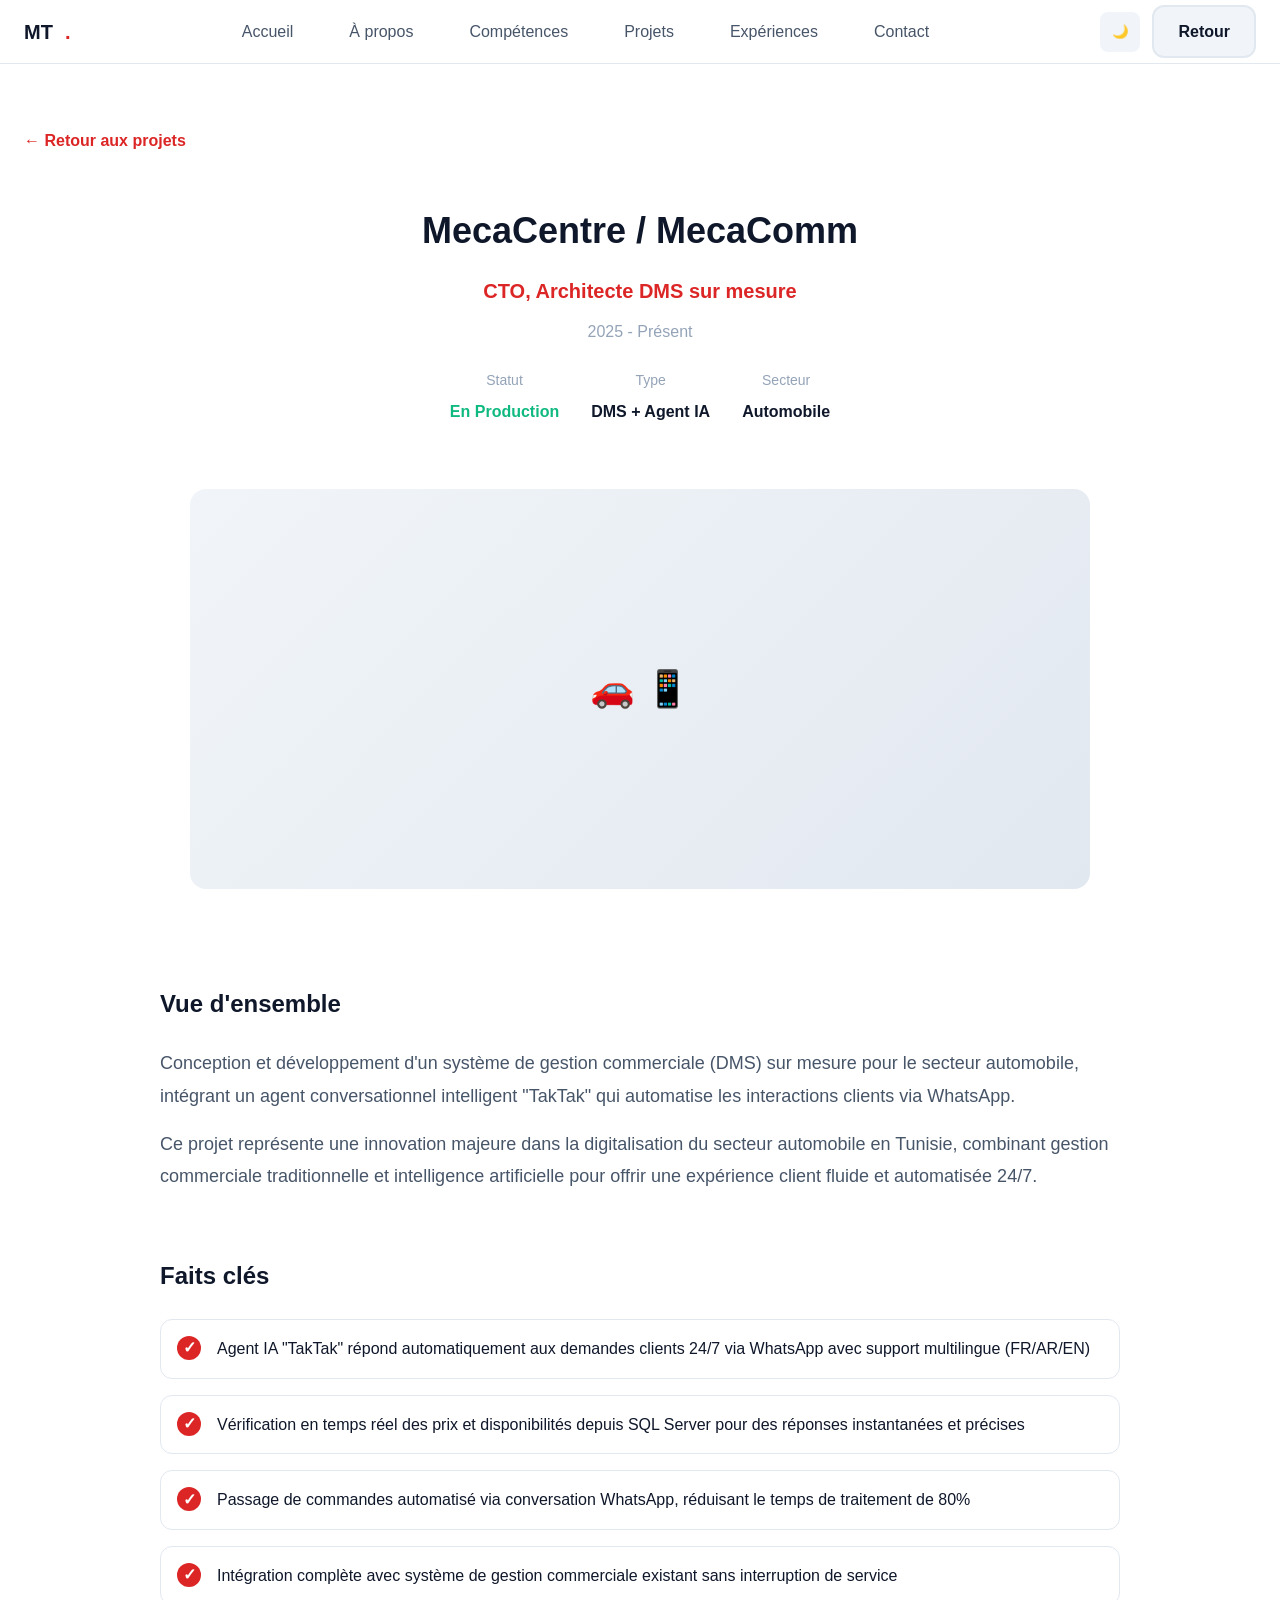
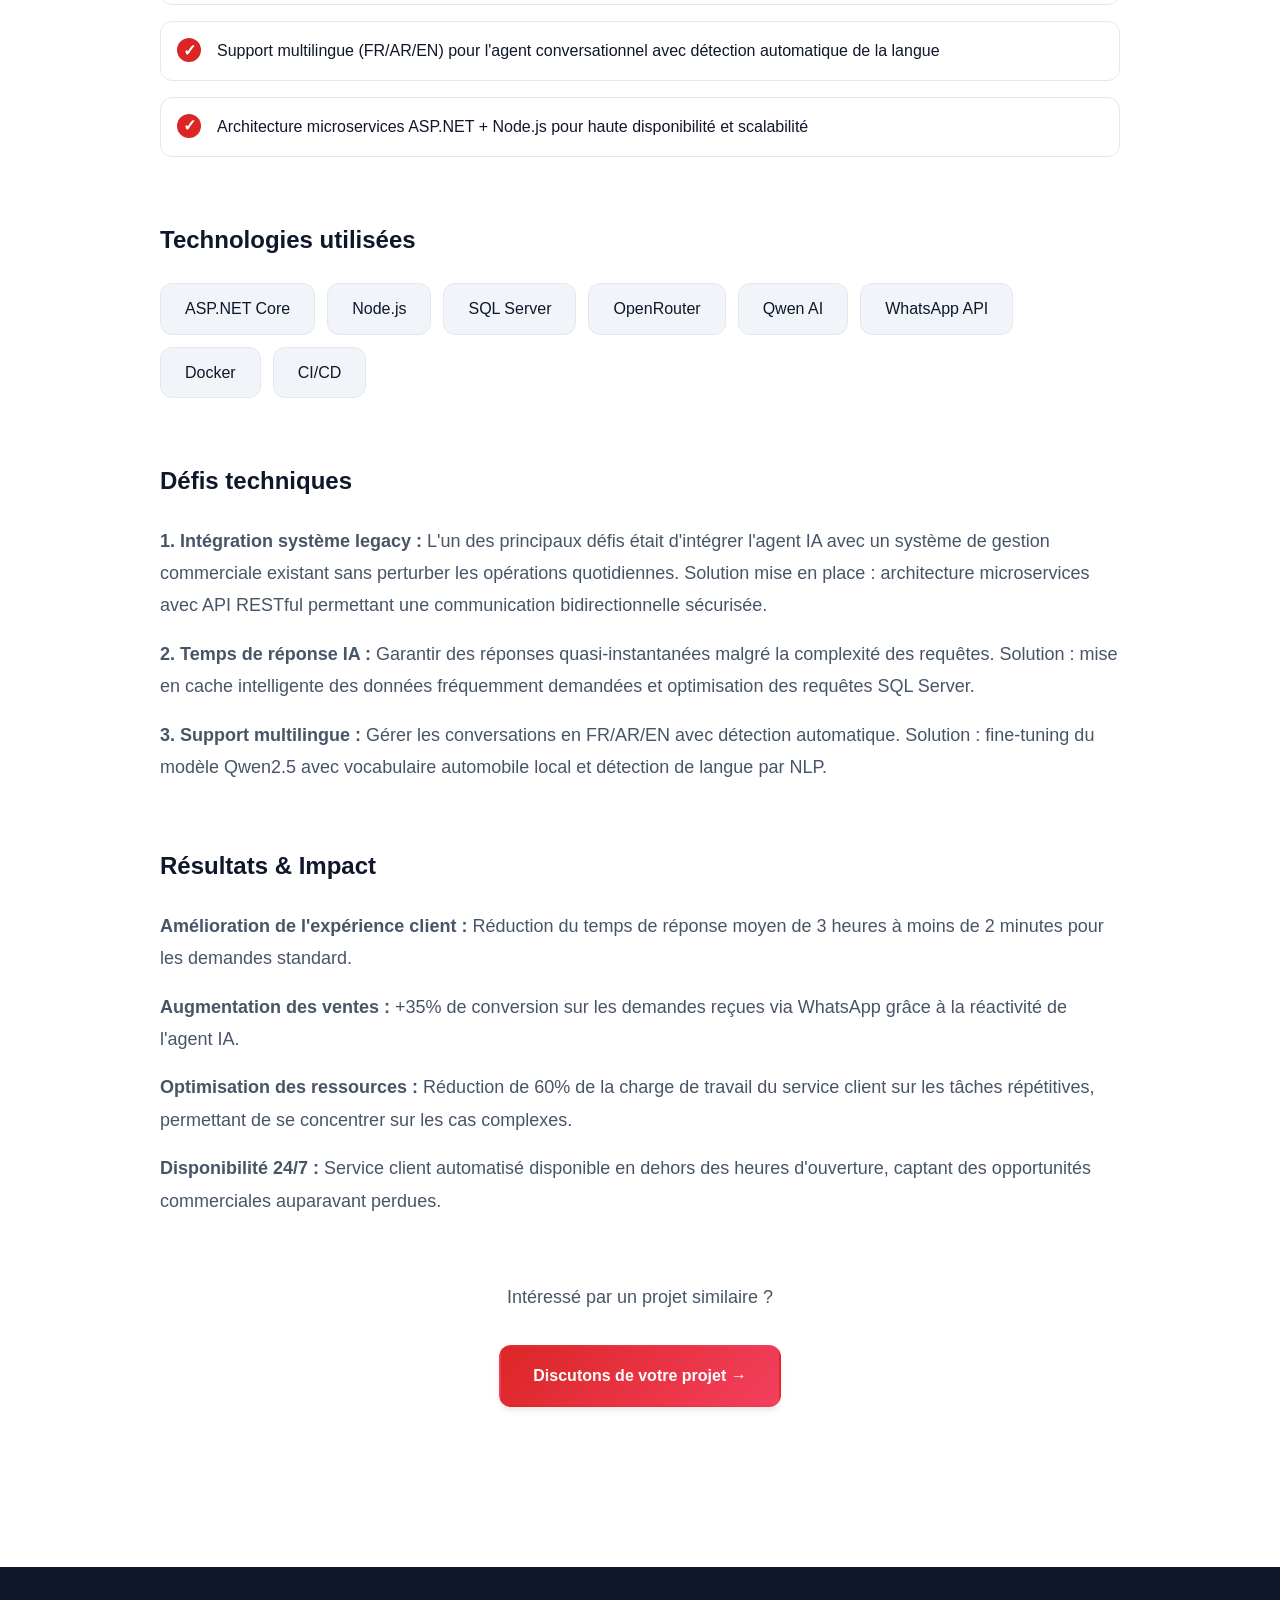
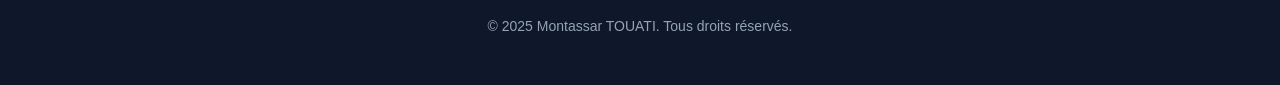
<file: projects/mecacentre-mecacomm.html>
<!DOCTYPE html>
<html lang="fr" dir="ltr">
<head>
  <meta charset="UTF-8">
  <meta name="viewport" content="width=device-width, initial-scale=1.0">
  <meta http-equiv="X-UA-Compatible" content="IE=edge">

  <title>MecaCentre / MecaComm - Montassar TOUATI</title>
  <meta name="description" content="Système de gestion commerciale (DMS) avec agent IA conversationnel TakTak pour automatisation WhatsApp. Par Montassar TOUATI, CTO Mecacentre.">

  <link rel="icon" type="image/svg+xml" href="/static/favicon.svg">
  <link rel="stylesheet" href="../styles.css">

  <style>
    .project-detail {
      padding: var(--spacing-3xl) 0;
    }

    .project-header {
      text-align: center;
      margin-bottom: var(--spacing-3xl);
    }

    .project-detail-title {
      font-size: var(--font-size-4xl);
      font-weight: 800;
      margin-bottom: var(--spacing-md);
      color: var(--color-text-primary);
    }

    .project-detail-role {
      font-size: var(--font-size-xl);
      color: var(--color-primary);
      font-weight: 600;
      margin-bottom: var(--spacing-sm);
    }

    .project-detail-period {
      color: var(--color-text-tertiary);
      margin-bottom: var(--spacing-lg);
    }

    .project-meta {
      display: flex;
      gap: var(--spacing-xl);
      justify-content: center;
      flex-wrap: wrap;
      margin-bottom: var(--spacing-2xl);
    }

    .meta-item {
      text-align: center;
    }

    .meta-label {
      font-size: var(--font-size-sm);
      color: var(--color-text-tertiary);
      margin-bottom: var(--spacing-xs);
    }

    .meta-value {
      font-weight: 600;
      color: var(--color-text-primary);
    }

    .project-image-large {
      width: 100%;
      max-width: 900px;
      height: 400px;
      margin: 0 auto var(--spacing-3xl);
      background: linear-gradient(135deg, var(--color-surface-elevated), var(--color-border));
      border-radius: var(--radius-xl);
      display: flex;
      align-items: center;
      justify-content: center;
      color: var(--color-text-tertiary);
      font-size: var(--font-size-4xl);
    }

    .project-content {
      max-width: var(--max-width-lg);
      margin: 0 auto;
    }

    .project-section {
      margin-bottom: var(--spacing-3xl);
    }

    .project-section-title {
      font-size: var(--font-size-2xl);
      font-weight: 700;
      margin-bottom: var(--spacing-lg);
      color: var(--color-text-primary);
    }

    .project-text {
      font-size: var(--font-size-lg);
      line-height: 1.8;
      color: var(--color-text-secondary);
      margin-bottom: var(--spacing-md);
    }

    .key-facts-list {
      list-style: none;
      padding: 0;
    }

    .key-fact-item {
      padding: var(--spacing-md);
      background-color: var(--color-surface);
      border: 1px solid var(--color-border);
      border-radius: var(--radius-lg);
      margin-bottom: var(--spacing-md);
      display: flex;
      align-items: flex-start;
      gap: var(--spacing-md);
    }

    .key-fact-item::before {
      content: '✓';
      display: flex;
      align-items: center;
      justify-content: center;
      width: 1.5rem;
      height: 1.5rem;
      background-color: var(--color-primary);
      color: white;
      border-radius: var(--radius-full);
      flex-shrink: 0;
      font-weight: 700;
    }

    .stack-list {
      display: flex;
      flex-wrap: wrap;
      gap: var(--spacing-sm);
    }

    .stack-item {
      padding: var(--spacing-sm) var(--spacing-lg);
      background-color: var(--color-surface-elevated);
      border: 1px solid var(--color-border);
      border-radius: var(--radius-lg);
      font-weight: 500;
      color: var(--color-text-primary);
    }

    .back-link {
      display: inline-flex;
      align-items: center;
      gap: var(--spacing-sm);
      color: var(--color-primary);
      font-weight: 600;
      margin-bottom: var(--spacing-2xl);
    }

    .back-link:hover {
      gap: var(--spacing-md);
    }
  </style>
</head>
<body>
  <!-- Header & Navigation -->
  <header class="header">
    <nav class="nav container">
      <a href="../index.html" class="nav-brand">
        MT<span>.</span>
      </a>

      <ul class="nav-links">
        <li><a href="../index.html#home" class="nav-link">Accueil</a></li>
        <li><a href="../index.html#about" class="nav-link">À propos</a></li>
        <li><a href="../index.html#skills" class="nav-link">Compétences</a></li>
        <li><a href="../index.html#projects" class="nav-link">Projets</a></li>
        <li><a href="../index.html#experience" class="nav-link">Expériences</a></li>
        <li><a href="../index.html#contact" class="nav-link">Contact</a></li>
      </ul>

      <div class="nav-actions">
        <button id="theme-toggle" class="theme-toggle" aria-label="Toggle theme">
          🌙
        </button>
        <a href="../index.html" class="btn btn-secondary" style="padding: var(--spacing-sm) var(--spacing-lg);">
          Retour
        </a>
      </div>
    </nav>
  </header>

  <!-- Main Content -->
  <main>
    <article class="project-detail">
      <div class="container">
        <a href="../index.html#projects" class="back-link">
          ← Retour aux projets
        </a>

        <header class="project-header">
          <h1 class="project-detail-title">MecaCentre / MecaComm</h1>
          <p class="project-detail-role">CTO, Architecte DMS sur mesure</p>
          <p class="project-detail-period">2025 - Présent</p>

          <div class="project-meta">
            <div class="meta-item">
              <div class="meta-label">Statut</div>
              <div class="meta-value" style="color: var(--color-success);">En Production</div>
            </div>
            <div class="meta-item">
              <div class="meta-label">Type</div>
              <div class="meta-value">DMS + Agent IA</div>
            </div>
            <div class="meta-item">
              <div class="meta-label">Secteur</div>
              <div class="meta-value">Automobile</div>
            </div>
          </div>
        </header>

        <div class="project-image-large">
          🚗 📱
        </div>

        <div class="project-content">
          <!-- Summary -->
          <section class="project-section">
            <h2 class="project-section-title">Vue d'ensemble</h2>
            <p class="project-text">
              Conception et développement d'un système de gestion commerciale (DMS) sur mesure pour le secteur automobile,
              intégrant un agent conversationnel intelligent "TakTak" qui automatise les interactions clients via WhatsApp.
            </p>
            <p class="project-text">
              Ce projet représente une innovation majeure dans la digitalisation du secteur automobile en Tunisie,
              combinant gestion commerciale traditionnelle et intelligence artificielle pour offrir une expérience
              client fluide et automatisée 24/7.
            </p>
          </section>

          <!-- Key Facts -->
          <section class="project-section">
            <h2 class="project-section-title">Faits clés</h2>
            <ul class="key-facts-list">
              <li class="key-fact-item">
                <span>Agent IA "TakTak" répond automatiquement aux demandes clients 24/7 via WhatsApp avec support multilingue (FR/AR/EN)</span>
              </li>
              <li class="key-fact-item">
                <span>Vérification en temps réel des prix et disponibilités depuis SQL Server pour des réponses instantanées et précises</span>
              </li>
              <li class="key-fact-item">
                <span>Passage de commandes automatisé via conversation WhatsApp, réduisant le temps de traitement de 80%</span>
              </li>
              <li class="key-fact-item">
                <span>Intégration complète avec système de gestion commerciale existant sans interruption de service</span>
              </li>
              <li class="key-fact-item">
                <span>Support multilingue (FR/AR/EN) pour l'agent conversationnel avec détection automatique de la langue</span>
              </li>
              <li class="key-fact-item">
                <span>Architecture microservices ASP.NET + Node.js pour haute disponibilité et scalabilité</span>
              </li>
            </ul>
          </section>

          <!-- Technologies -->
          <section class="project-section">
            <h2 class="project-section-title">Technologies utilisées</h2>
            <div class="stack-list">
              <span class="stack-item">ASP.NET Core</span>
              <span class="stack-item">Node.js</span>
              <span class="stack-item">SQL Server</span>
              <span class="stack-item">OpenRouter</span>
              <span class="stack-item">Qwen AI</span>
              <span class="stack-item">WhatsApp API</span>
              <span class="stack-item">Docker</span>
              <span class="stack-item">CI/CD</span>
            </div>
          </section>

          <!-- Challenges -->
          <section class="project-section">
            <h2 class="project-section-title">Défis techniques</h2>
            <p class="project-text">
              <strong>1. Intégration système legacy :</strong> L'un des principaux défis était d'intégrer l'agent IA
              avec un système de gestion commerciale existant sans perturber les opérations quotidiennes. Solution mise
              en place : architecture microservices avec API RESTful permettant une communication bidirectionnelle sécurisée.
            </p>
            <p class="project-text">
              <strong>2. Temps de réponse IA :</strong> Garantir des réponses quasi-instantanées malgré la complexité
              des requêtes. Solution : mise en cache intelligente des données fréquemment demandées et optimisation
              des requêtes SQL Server.
            </p>
            <p class="project-text">
              <strong>3. Support multilingue :</strong> Gérer les conversations en FR/AR/EN avec détection automatique.
              Solution : fine-tuning du modèle Qwen2.5 avec vocabulaire automobile local et détection de langue par NLP.
            </p>
          </section>

          <!-- Results -->
          <section class="project-section">
            <h2 class="project-section-title">Résultats & Impact</h2>
            <p class="project-text">
              <strong>Amélioration de l'expérience client :</strong> Réduction du temps de réponse moyen de 3 heures
              à moins de 2 minutes pour les demandes standard.
            </p>
            <p class="project-text">
              <strong>Augmentation des ventes :</strong> +35% de conversion sur les demandes reçues via WhatsApp
              grâce à la réactivité de l'agent IA.
            </p>
            <p class="project-text">
              <strong>Optimisation des ressources :</strong> Réduction de 60% de la charge de travail du service
              client sur les tâches répétitives, permettant de se concentrer sur les cas complexes.
            </p>
            <p class="project-text">
              <strong>Disponibilité 24/7 :</strong> Service client automatisé disponible en dehors des heures
              d'ouverture, captant des opportunités commerciales auparavant perdues.
            </p>
          </section>

          <!-- CTA -->
          <section class="project-section" style="text-align: center; margin-top: var(--spacing-3xl);">
            <p class="project-text" style="margin-bottom: var(--spacing-xl);">
              Intéressé par un projet similaire ?
            </p>
            <a href="../index.html#contact" class="btn btn-primary" style="margin: 0 auto;">
              Discutons de votre projet →
            </a>
          </section>
        </div>
      </div>
    </article>
  </main>

  <!-- Footer -->
  <footer class="footer">
    <div class="container">
      <div class="footer-content">
        <p class="footer-text">
          © 2025 Montassar TOUATI. Tous droits réservés.
        </p>
      </div>
    </div>
  </footer>

  <script src="../data.js"></script>
  <script>
    // Simple theme toggle for project detail pages
    document.addEventListener('DOMContentLoaded', () => {
      const theme = localStorage.getItem('portfolio-theme') || 'light';
      document.documentElement.setAttribute('data-theme', theme);

      const themeToggle = document.getElementById('theme-toggle');
      if (themeToggle) {
        themeToggle.innerHTML = theme === 'light' ? '🌙' : '☀️';
        themeToggle.addEventListener('click', () => {
          const newTheme = document.documentElement.getAttribute('data-theme') === 'light' ? 'dark' : 'light';
          document.documentElement.setAttribute('data-theme', newTheme);
          localStorage.setItem('portfolio-theme', newTheme);
          themeToggle.innerHTML = newTheme === 'light' ? '🌙' : '☀️';
        });
      }
    });
  </script>
</body>
</html>
</file>
<file: styles.css>
/* styles.css - Portfolio Montassar TOUATI */

/* ==================== CSS VARIABLES ==================== */
:root {
  /* Colors - Light Mode */
  --color-primary: #dc2626;
  --color-primary-dark: #b91c1c;
  --color-secondary: #0f172a;
  --color-accent: #f43f5e;

  --color-bg: #ffffff;
  --color-bg-alt: #f8fafc;
  --color-surface: #ffffff;
  --color-surface-elevated: #f1f5f9;

  --color-text-primary: #0f172a;
  --color-text-secondary: #475569;
  --color-text-tertiary: #94a3b8;

  --color-border: #e2e8f0;
  --color-border-hover: #cbd5e1;

  --color-success: #10b981;
  --color-error: #ef4444;
  --color-warning: #f59e0b;

  /* Shadows */
  --shadow-sm: 0 1px 2px 0 rgb(0 0 0 / 0.05);
  --shadow-md: 0 4px 6px -1px rgb(0 0 0 / 0.1);
  --shadow-lg: 0 10px 15px -3px rgb(0 0 0 / 0.1);
  --shadow-xl: 0 20px 25px -5px rgb(0 0 0 / 0.1);

  /* Spacing */
  --spacing-xs: 0.5rem;
  --spacing-sm: 0.75rem;
  --spacing-md: 1rem;
  --spacing-lg: 1.5rem;
  --spacing-xl: 2rem;
  --spacing-2xl: 3rem;
  --spacing-3xl: 4rem;

  /* Typography */
  --font-sans: -apple-system, BlinkMacSystemFont, "Segoe UI", Roboto, "Helvetica Neue", Arial, sans-serif;
  --font-mono: "SF Mono", Monaco, "Cascadia Code", "Courier New", monospace;

  --font-size-xs: 0.75rem;
  --font-size-sm: 0.875rem;
  --font-size-base: 1rem;
  --font-size-lg: 1.125rem;
  --font-size-xl: 1.25rem;
  --font-size-2xl: 1.5rem;
  --font-size-3xl: 1.875rem;
  --font-size-4xl: 2.25rem;
  --font-size-5xl: 3rem;

  /* Border Radius */
  --radius-sm: 0.25rem;
  --radius-md: 0.5rem;
  --radius-lg: 0.75rem;
  --radius-xl: 1rem;
  --radius-full: 9999px;

  /* Transitions */
  --transition-fast: 150ms cubic-bezier(0.4, 0, 0.2, 1);
  --transition-base: 300ms cubic-bezier(0.4, 0, 0.2, 1);
  --transition-slow: 500ms cubic-bezier(0.4, 0, 0.2, 1);

  /* Layout */
  --max-width-sm: 640px;
  --max-width-md: 768px;
  --max-width-lg: 1024px;
  --max-width-xl: 1280px;
  --max-width-2xl: 1536px;

  --header-height: 4rem;
}

/* Dark Mode */
[data-theme="dark"] {
  --color-bg: #0f172a;
  --color-bg-alt: #1e293b;
  --color-surface: #1e293b;
  --color-surface-elevated: #334155;

  --color-text-primary: #f1f5f9;
  --color-text-secondary: #cbd5e1;
  --color-text-tertiary: #64748b;

  --color-border: #334155;
  --color-border-hover: #475569;

  --shadow-sm: 0 1px 2px 0 rgb(0 0 0 / 0.5);
  --shadow-md: 0 4px 6px -1px rgb(0 0 0 / 0.5);
  --shadow-lg: 0 10px 15px -3px rgb(0 0 0 / 0.5);
  --shadow-xl: 0 20px 25px -5px rgb(0 0 0 / 0.5);
}

/* ==================== RTL SUPPORT ==================== */
[dir="rtl"] {
  direction: rtl;
}

[dir="rtl"] .card,
[dir="rtl"] .project-card,
[dir="rtl"] .skill-item {
  text-align: right;
}

/* ==================== RESET & BASE ==================== */
*, *::before, *::after {
  box-sizing: border-box;
  margin: 0;
  padding: 0;
}

html {
  scroll-behavior: smooth;
  -webkit-font-smoothing: antialiased;
  -moz-osx-font-smoothing: grayscale;
}

body {
  font-family: var(--font-sans);
  font-size: var(--font-size-base);
  line-height: 1.6;
  color: var(--color-text-primary);
  background-color: var(--color-bg);
  transition: background-color var(--transition-base), color var(--transition-base);
}

img {
  max-width: 100%;
  height: auto;
  display: block;
}

a {
  color: var(--color-primary);
  text-decoration: none;
  transition: color var(--transition-fast);
}

a:hover {
  color: var(--color-primary-dark);
}

a:focus-visible {
  outline: 2px solid var(--color-primary);
  outline-offset: 2px;
  border-radius: var(--radius-sm);
}

button {
  font-family: inherit;
  cursor: pointer;
  border: none;
  background: none;
  transition: all var(--transition-fast);
}

button:focus-visible {
  outline: 2px solid var(--color-primary);
  outline-offset: 2px;
}

input, textarea, select {
  font-family: inherit;
  font-size: inherit;
  line-height: inherit;
}

/* ==================== UTILITY CLASSES ==================== */
.container {
  width: 100%;
  max-width: var(--max-width-xl);
  margin: 0 auto;
  padding: 0 var(--spacing-lg);
}

.container-narrow {
  max-width: var(--max-width-lg);
}

.section {
  padding: var(--spacing-3xl) 0;
}

.section-title {
  font-size: var(--font-size-4xl);
  font-weight: 700;
  margin-bottom: var(--spacing-2xl);
  color: var(--color-text-primary);
  position: relative;
  display: inline-block;
}

.section-title::after {
  content: '';
  position: absolute;
  bottom: -0.5rem;
  left: 0;
  width: 4rem;
  height: 4px;
  background: linear-gradient(90deg, var(--color-primary), var(--color-accent));
  border-radius: var(--radius-full);
}

[dir="rtl"] .section-title::after {
  left: auto;
  right: 0;
}

.text-muted {
  color: var(--color-text-secondary);
}

.text-small {
  font-size: var(--font-size-sm);
}

.sr-only {
  position: absolute;
  width: 1px;
  height: 1px;
  padding: 0;
  margin: -1px;
  overflow: hidden;
  clip: rect(0, 0, 0, 0);
  white-space: nowrap;
  border-width: 0;
}

/* ==================== HEADER & NAVIGATION ==================== */
.header {
  position: sticky;
  top: 0;
  z-index: 1000;
  background-color: var(--color-surface);
  border-bottom: 1px solid var(--color-border);
  backdrop-filter: blur(10px);
  background-color: rgba(255, 255, 255, 0.8);
  height: var(--header-height);
}

[data-theme="dark"] .header {
  background-color: rgba(15, 23, 42, 0.8);
}

.nav {
  display: flex;
  align-items: center;
  justify-content: space-between;
  height: 100%;
  gap: var(--spacing-lg);
}

.nav-brand {
  font-size: var(--font-size-xl);
  font-weight: 700;
  color: var(--color-text-primary);
  display: flex;
  align-items: center;
  gap: var(--spacing-sm);
}

.nav-brand span {
  color: var(--color-primary);
}

.nav-links {
  display: flex;
  gap: var(--spacing-lg);
  list-style: none;
  align-items: center;
}

.nav-link {
  color: var(--color-text-secondary);
  font-weight: 500;
  padding: var(--spacing-sm) var(--spacing-md);
  border-radius: var(--radius-md);
  transition: all var(--transition-fast);
}

.nav-link:hover {
  color: var(--color-primary);
  background-color: var(--color-surface-elevated);
}

.nav-link.active {
  color: var(--color-primary);
}

.nav-actions {
  display: flex;
  gap: var(--spacing-sm);
  align-items: center;
}

.theme-toggle,
.lang-toggle {
  width: 2.5rem;
  height: 2.5rem;
  border-radius: var(--radius-md);
  display: flex;
  align-items: center;
  justify-content: center;
  color: var(--color-text-secondary);
  background-color: var(--color-surface-elevated);
  transition: all var(--transition-fast);
}

.theme-toggle:hover,
.lang-toggle:hover {
  color: var(--color-primary);
  background-color: var(--color-border);
}

.lang-dropdown {
  position: relative;
}

.lang-menu {
  position: absolute;
  top: 100%;
  right: 0;
  margin-top: var(--spacing-xs);
  background-color: var(--color-surface);
  border: 1px solid var(--color-border);
  border-radius: var(--radius-lg);
  box-shadow: var(--shadow-lg);
  padding: var(--spacing-xs);
  min-width: 150px;
  display: none;
}

[dir="rtl"] .lang-menu {
  right: auto;
  left: 0;
}

.lang-menu.open {
  display: block;
}

.lang-option {
  display: block;
  width: 100%;
  text-align: left;
  padding: var(--spacing-sm) var(--spacing-md);
  border-radius: var(--radius-md);
  color: var(--color-text-secondary);
  transition: all var(--transition-fast);
}

[dir="rtl"] .lang-option {
  text-align: right;
}

.lang-option:hover {
  background-color: var(--color-surface-elevated);
  color: var(--color-primary);
}

.lang-option.active {
  background-color: var(--color-surface-elevated);
  color: var(--color-primary);
  font-weight: 600;
}

/* Mobile Menu Toggle */
.mobile-menu-toggle {
  display: none;
  width: 2.5rem;
  height: 2.5rem;
  flex-direction: column;
  justify-content: center;
  align-items: center;
  gap: 0.375rem;
}

.mobile-menu-toggle span {
  width: 1.5rem;
  height: 2px;
  background-color: var(--color-text-primary);
  transition: all var(--transition-fast);
  border-radius: var(--radius-full);
}

/* ==================== HERO SECTION ==================== */
.hero {
  min-height: calc(100vh - var(--header-height));
  display: flex;
  align-items: center;
  justify-content: center;
  text-align: center;
  padding: var(--spacing-3xl) 0;
  position: relative;
  overflow: hidden;
}

.hero::before {
  content: '';
  position: absolute;
  top: 0;
  left: 0;
  right: 0;
  bottom: 0;
  background: radial-gradient(circle at 50% 50%, rgba(220, 38, 38, 0.05), transparent 70%);
  pointer-events: none;
}

.hero-content {
  position: relative;
  z-index: 1;
  max-width: 900px;
  margin: 0 auto;
}

.hero-greeting {
  font-size: var(--font-size-lg);
  color: var(--color-text-secondary);
  margin-bottom: var(--spacing-sm);
}

.hero-name {
  font-size: var(--font-size-5xl);
  font-weight: 800;
  margin-bottom: var(--spacing-md);
  background: linear-gradient(135deg, var(--color-primary), var(--color-accent));
  -webkit-background-clip: text;
  -webkit-text-fill-color: transparent;
  background-clip: text;
}

.hero-roles {
  font-size: var(--font-size-xl);
  color: var(--color-text-secondary);
  margin-bottom: var(--spacing-md);
  display: flex;
  flex-wrap: wrap;
  gap: var(--spacing-sm);
  justify-content: center;
  align-items: center;
}

.hero-role {
  padding: var(--spacing-xs) var(--spacing-md);
  background-color: var(--color-surface-elevated);
  border-radius: var(--radius-full);
  font-size: var(--font-size-sm);
  font-weight: 500;
}

.hero-location {
  color: var(--color-text-tertiary);
  margin-bottom: var(--spacing-xl);
  display: flex;
  align-items: center;
  justify-content: center;
  gap: var(--spacing-xs);
}

.hero-cta {
  display: flex;
  gap: var(--spacing-md);
  justify-content: center;
  flex-wrap: wrap;
  margin-bottom: var(--spacing-lg);
}

.btn {
  padding: var(--spacing-md) var(--spacing-xl);
  border-radius: var(--radius-lg);
  font-weight: 600;
  font-size: var(--font-size-base);
  display: inline-flex;
  align-items: center;
  gap: var(--spacing-sm);
  transition: all var(--transition-fast);
  border: 2px solid transparent;
}

.btn-primary {
  background: linear-gradient(135deg, var(--color-primary), var(--color-accent));
  color: white;
  box-shadow: var(--shadow-md);
}

.btn-primary:hover {
  transform: translateY(-2px);
  box-shadow: var(--shadow-lg);
}

.btn-secondary {
  background-color: var(--color-surface-elevated);
  color: var(--color-text-primary);
  border-color: var(--color-border);
}

.btn-secondary:hover {
  border-color: var(--color-primary);
  color: var(--color-primary);
}

.hero-availability {
  display: inline-block;
  padding: var(--spacing-sm) var(--spacing-lg);
  background-color: var(--color-surface-elevated);
  border-radius: var(--radius-full);
  font-size: var(--font-size-sm);
  color: var(--color-success);
  font-weight: 500;
  border: 1px solid var(--color-border);
}

.hero-availability::before {
  content: '●';
  margin-right: var(--spacing-xs);
  animation: pulse 2s infinite;
}

@keyframes pulse {
  0%, 100% { opacity: 1; }
  50% { opacity: 0.5; }
}

/* ==================== ABOUT SECTION ==================== */
.about {
  background-color: var(--color-bg-alt);
}

.about-content {
  max-width: var(--max-width-lg);
  margin: 0 auto;
}

.about-text {
  font-size: var(--font-size-lg);
  line-height: 1.8;
  color: var(--color-text-secondary);
  margin-bottom: var(--spacing-lg);
}

.about-text:last-child {
  margin-bottom: 0;
}

/* ==================== SKILLS SECTION ==================== */
.skills-grid {
  display: grid;
  grid-template-columns: repeat(auto-fit, minmax(300px, 1fr));
  gap: var(--spacing-xl);
}

.skill-category {
  background-color: var(--color-surface);
  border: 1px solid var(--color-border);
  border-radius: var(--radius-xl);
  padding: var(--spacing-xl);
  transition: all var(--transition-fast);
}

.skill-category:hover {
  box-shadow: var(--shadow-lg);
  border-color: var(--color-primary);
}

.skill-category-title {
  font-size: var(--font-size-xl);
  font-weight: 600;
  margin-bottom: var(--spacing-lg);
  color: var(--color-text-primary);
}

.skill-item {
  margin-bottom: var(--spacing-md);
}

.skill-item:last-child {
  margin-bottom: 0;
}

.skill-header {
  display: flex;
  justify-content: space-between;
  align-items: center;
  margin-bottom: var(--spacing-xs);
}

.skill-name {
  font-weight: 500;
  color: var(--color-text-primary);
}

.skill-level-text {
  font-size: var(--font-size-sm);
  color: var(--color-text-tertiary);
}

.skill-bar {
  height: 8px;
  background-color: var(--color-surface-elevated);
  border-radius: var(--radius-full);
  overflow: hidden;
}

.skill-bar-fill {
  height: 100%;
  background: linear-gradient(90deg, var(--color-primary), var(--color-accent));
  border-radius: var(--radius-full);
  transition: width 1s ease-out;
}

/* ==================== PROJECTS SECTION ==================== */
.projects {
  background-color: var(--color-bg-alt);
}

.projects-filters {
  display: flex;
  gap: var(--spacing-sm);
  flex-wrap: wrap;
  margin-bottom: var(--spacing-2xl);
  justify-content: center;
}

.filter-btn {
  padding: var(--spacing-sm) var(--spacing-lg);
  border-radius: var(--radius-full);
  background-color: var(--color-surface);
  color: var(--color-text-secondary);
  border: 1px solid var(--color-border);
  font-weight: 500;
  font-size: var(--font-size-sm);
}

.filter-btn:hover {
  border-color: var(--color-primary);
  color: var(--color-primary);
}

.filter-btn.active {
  background-color: var(--color-primary);
  color: white;
  border-color: var(--color-primary);
}

.projects-grid {
  display: grid;
  grid-template-columns: repeat(auto-fill, minmax(350px, 1fr));
  gap: var(--spacing-xl);
}

.project-card {
  background-color: var(--color-surface);
  border: 1px solid var(--color-border);
  border-radius: var(--radius-xl);
  overflow: hidden;
  transition: all var(--transition-base);
}

.project-card:hover {
  transform: translateY(-4px);
  box-shadow: var(--shadow-xl);
  border-color: var(--color-primary);
}

.project-image {
  width: 100%;
  height: 200px;
  background: linear-gradient(135deg, var(--color-surface-elevated), var(--color-border));
  display: flex;
  align-items: center;
  justify-content: center;
  color: var(--color-text-tertiary);
  font-size: var(--font-size-3xl);
  position: relative;
  overflow: hidden;
}

.project-image img {
  width: 100%;
  height: 100%;
  object-fit: cover;
}

.project-status {
  position: absolute;
  top: var(--spacing-md);
  right: var(--spacing-md);
  padding: var(--spacing-xs) var(--spacing-md);
  background-color: rgba(255, 255, 255, 0.9);
  border-radius: var(--radius-full);
  font-size: var(--font-size-xs);
  font-weight: 600;
  text-transform: uppercase;
}

[dir="rtl"] .project-status {
  right: auto;
  left: var(--spacing-md);
}

.status-production {
  color: var(--color-success);
}

.status-development {
  color: var(--color-warning);
}

.status-completed {
  color: var(--color-text-secondary);
}

.project-content {
  padding: var(--spacing-xl);
}

.project-title {
  font-size: var(--font-size-xl);
  font-weight: 700;
  margin-bottom: var(--spacing-sm);
  color: var(--color-text-primary);
}

.project-role {
  font-size: var(--font-size-sm);
  color: var(--color-primary);
  font-weight: 600;
  margin-bottom: var(--spacing-xs);
}

.project-period {
  font-size: var(--font-size-sm);
  color: var(--color-text-tertiary);
  margin-bottom: var(--spacing-md);
}

.project-summary {
  color: var(--color-text-secondary);
  margin-bottom: var(--spacing-md);
  line-height: 1.6;
}

.project-stack {
  display: flex;
  flex-wrap: wrap;
  gap: var(--spacing-xs);
  margin-bottom: var(--spacing-md);
}

.stack-tag {
  padding: 0.25rem var(--spacing-sm);
  background-color: var(--color-surface-elevated);
  border-radius: var(--radius-md);
  font-size: var(--font-size-xs);
  color: var(--color-text-secondary);
  font-weight: 500;
}

.project-link {
  display: inline-flex;
  align-items: center;
  gap: var(--spacing-xs);
  color: var(--color-primary);
  font-weight: 600;
  font-size: var(--font-size-sm);
}

.project-link:hover {
  gap: var(--spacing-sm);
}

/* ==================== EXPERIENCE SECTION ==================== */
.timeline {
  position: relative;
  max-width: var(--max-width-lg);
  margin: 0 auto;
  padding-left: var(--spacing-xl);
}

[dir="rtl"] .timeline {
  padding-left: 0;
  padding-right: var(--spacing-xl);
}

.timeline::before {
  content: '';
  position: absolute;
  left: 0;
  top: 0;
  bottom: 0;
  width: 2px;
  background-color: var(--color-border);
}

[dir="rtl"] .timeline::before {
  left: auto;
  right: 0;
}

.timeline-item {
  position: relative;
  padding-bottom: var(--spacing-2xl);
  padding-left: var(--spacing-xl);
}

[dir="rtl"] .timeline-item {
  padding-left: 0;
  padding-right: var(--spacing-xl);
}

.timeline-item::before {
  content: '';
  position: absolute;
  left: -0.5rem;
  top: 0;
  width: 1rem;
  height: 1rem;
  border-radius: var(--radius-full);
  background-color: var(--color-primary);
  border: 3px solid var(--color-bg);
}

[dir="rtl"] .timeline-item::before {
  left: auto;
  right: -0.5rem;
}

.timeline-item:last-child {
  padding-bottom: 0;
}

.experience-card {
  background-color: var(--color-surface);
  border: 1px solid var(--color-border);
  border-radius: var(--radius-xl);
  padding: var(--spacing-xl);
  transition: all var(--transition-fast);
}

.experience-card:hover {
  box-shadow: var(--shadow-lg);
  border-color: var(--color-primary);
}

.experience-header {
  margin-bottom: var(--spacing-md);
}

.experience-role {
  font-size: var(--font-size-xl);
  font-weight: 700;
  color: var(--color-text-primary);
  margin-bottom: var(--spacing-xs);
}

.experience-company {
  font-size: var(--font-size-lg);
  color: var(--color-primary);
  font-weight: 600;
  margin-bottom: var(--spacing-xs);
}

.experience-meta {
  display: flex;
  gap: var(--spacing-md);
  flex-wrap: wrap;
  font-size: var(--font-size-sm);
  color: var(--color-text-tertiary);
}

.experience-description {
  color: var(--color-text-secondary);
  line-height: 1.6;
}

/* ==================== CONTACT SECTION ==================== */
.contact {
  background-color: var(--color-bg-alt);
}

.contact-container {
  max-width: var(--max-width-md);
  margin: 0 auto;
}

.contact-subtitle {
  text-align: center;
  font-size: var(--font-size-xl);
  color: var(--color-text-secondary);
  margin-bottom: var(--spacing-2xl);
}

.contact-methods {
  display: grid;
  grid-template-columns: repeat(auto-fit, minmax(250px, 1fr));
  gap: var(--spacing-lg);
  margin-bottom: var(--spacing-2xl);
}

.contact-method {
  background-color: var(--color-surface);
  border: 1px solid var(--color-border);
  border-radius: var(--radius-lg);
  padding: var(--spacing-lg);
  text-align: center;
  transition: all var(--transition-fast);
}

.contact-method:hover {
  border-color: var(--color-primary);
  box-shadow: var(--shadow-md);
}

.contact-method-icon {
  font-size: var(--font-size-3xl);
  margin-bottom: var(--spacing-sm);
}

.contact-method-label {
  font-size: var(--font-size-sm);
  color: var(--color-text-tertiary);
  margin-bottom: var(--spacing-xs);
}

.contact-method-value {
  font-weight: 600;
  color: var(--color-text-primary);
}

.contact-form {
  background-color: var(--color-surface);
  border: 1px solid var(--color-border);
  border-radius: var(--radius-xl);
  padding: var(--spacing-2xl);
  box-shadow: var(--shadow-md);
}

.form-group {
  margin-bottom: var(--spacing-lg);
}

.form-label {
  display: block;
  font-weight: 600;
  margin-bottom: var(--spacing-sm);
  color: var(--color-text-primary);
}

.form-input,
.form-textarea {
  width: 100%;
  padding: var(--spacing-md);
  border: 1px solid var(--color-border);
  border-radius: var(--radius-lg);
  background-color: var(--color-bg);
  color: var(--color-text-primary);
  transition: all var(--transition-fast);
}

.form-input:focus,
.form-textarea:focus {
  outline: none;
  border-color: var(--color-primary);
  box-shadow: 0 0 0 3px rgba(220, 38, 38, 0.1);
}

.form-textarea {
  min-height: 150px;
  resize: vertical;
}

.form-checkbox {
  display: flex;
  align-items: flex-start;
  gap: var(--spacing-sm);
}

.form-checkbox input {
  margin-top: 0.25rem;
  width: 1rem;
  height: 1rem;
  accent-color: var(--color-primary);
}

.form-checkbox label {
  font-size: var(--font-size-sm);
  color: var(--color-text-secondary);
  cursor: pointer;
}

.form-message {
  padding: var(--spacing-md);
  border-radius: var(--radius-lg);
  margin-top: var(--spacing-md);
  font-weight: 500;
}

.form-message.success {
  background-color: rgba(16, 185, 129, 0.1);
  color: var(--color-success);
  border: 1px solid var(--color-success);
}

.form-message.error {
  background-color: rgba(239, 68, 68, 0.1);
  color: var(--color-error);
  border: 1px solid var(--color-error);
}

.social-links {
  display: flex;
  gap: var(--spacing-md);
  justify-content: center;
  margin-top: var(--spacing-2xl);
}

.social-link {
  width: 3rem;
  height: 3rem;
  border-radius: var(--radius-full);
  background-color: var(--color-surface);
  border: 1px solid var(--color-border);
  display: flex;
  align-items: center;
  justify-content: center;
  font-size: var(--font-size-xl);
  color: var(--color-text-secondary);
  transition: all var(--transition-fast);
}

.social-link:hover {
  background-color: var(--color-primary);
  color: white;
  border-color: var(--color-primary);
  transform: translateY(-2px);
}

/* ==================== FOOTER ==================== */
.footer {
  background-color: var(--color-secondary);
  color: var(--color-text-tertiary);
  padding: var(--spacing-2xl) 0;
  text-align: center;
}

[data-theme="dark"] .footer {
  background-color: var(--color-bg);
  border-top: 1px solid var(--color-border);
}

.footer-content {
  display: flex;
  flex-direction: column;
  gap: var(--spacing-lg);
  align-items: center;
}

.footer-text {
  font-size: var(--font-size-sm);
}

.footer-links {
  display: flex;
  gap: var(--spacing-lg);
  flex-wrap: wrap;
  justify-content: center;
}

.footer-link {
  color: var(--color-text-tertiary);
  font-size: var(--font-size-sm);
}

.footer-link:hover {
  color: var(--color-primary);
}

/* ==================== PRINT STYLES ==================== */
@media print {
  .header,
  .nav-actions,
  .hero-cta,
  .projects-filters,
  .contact-form,
  .footer {
    display: none;
  }

  body {
    font-size: 12pt;
    color: black;
    background: white;
  }

  .section {
    page-break-inside: avoid;
  }

  a {
    color: black;
    text-decoration: underline;
  }
}

/* ==================== RESPONSIVE ==================== */
@media (max-width: 768px) {
  :root {
    --font-size-5xl: 2rem;
    --font-size-4xl: 1.75rem;
    --font-size-3xl: 1.5rem;
  }

  .header {
    position: relative;
  }

  .nav-links {
    display: none;
    position: absolute;
    top: 100%;
    left: 0;
    right: 0;
    flex-direction: column;
    background-color: var(--color-surface);
    border-bottom: 1px solid var(--color-border);
    padding: var(--spacing-md);
    box-shadow: var(--shadow-lg);
  }

  .nav-links.open {
    display: flex;
  }

  .mobile-menu-toggle {
    display: flex;
  }

  .mobile-menu-toggle.open span:nth-child(1) {
    transform: rotate(45deg) translate(0.5rem, 0.5rem);
  }

  .mobile-menu-toggle.open span:nth-child(2) {
    opacity: 0;
  }

  .mobile-menu-toggle.open span:nth-child(3) {
    transform: rotate(-45deg) translate(0.5rem, -0.5rem);
  }

  .hero {
    min-height: auto;
    padding: var(--spacing-2xl) 0;
  }

  .hero-name {
    font-size: var(--font-size-4xl);
  }

  .hero-roles {
    font-size: var(--font-size-base);
  }

  .projects-grid {
    grid-template-columns: 1fr;
  }

  .skills-grid {
    grid-template-columns: 1fr;
  }

  .timeline {
    padding-left: var(--spacing-lg);
  }

  [dir="rtl"] .timeline {
    padding-left: 0;
    padding-right: var(--spacing-lg);
  }

  .section {
    padding: var(--spacing-2xl) 0;
  }

  .section-title {
    font-size: var(--font-size-3xl);
  }
}

@media (max-width: 480px) {
  .container {
    padding: 0 var(--spacing-md);
  }

  .hero-cta {
    flex-direction: column;
  }

  .btn {
    width: 100%;
    justify-content: center;
  }

  .contact-methods {
    grid-template-columns: 1fr;
  }
}
</file>
